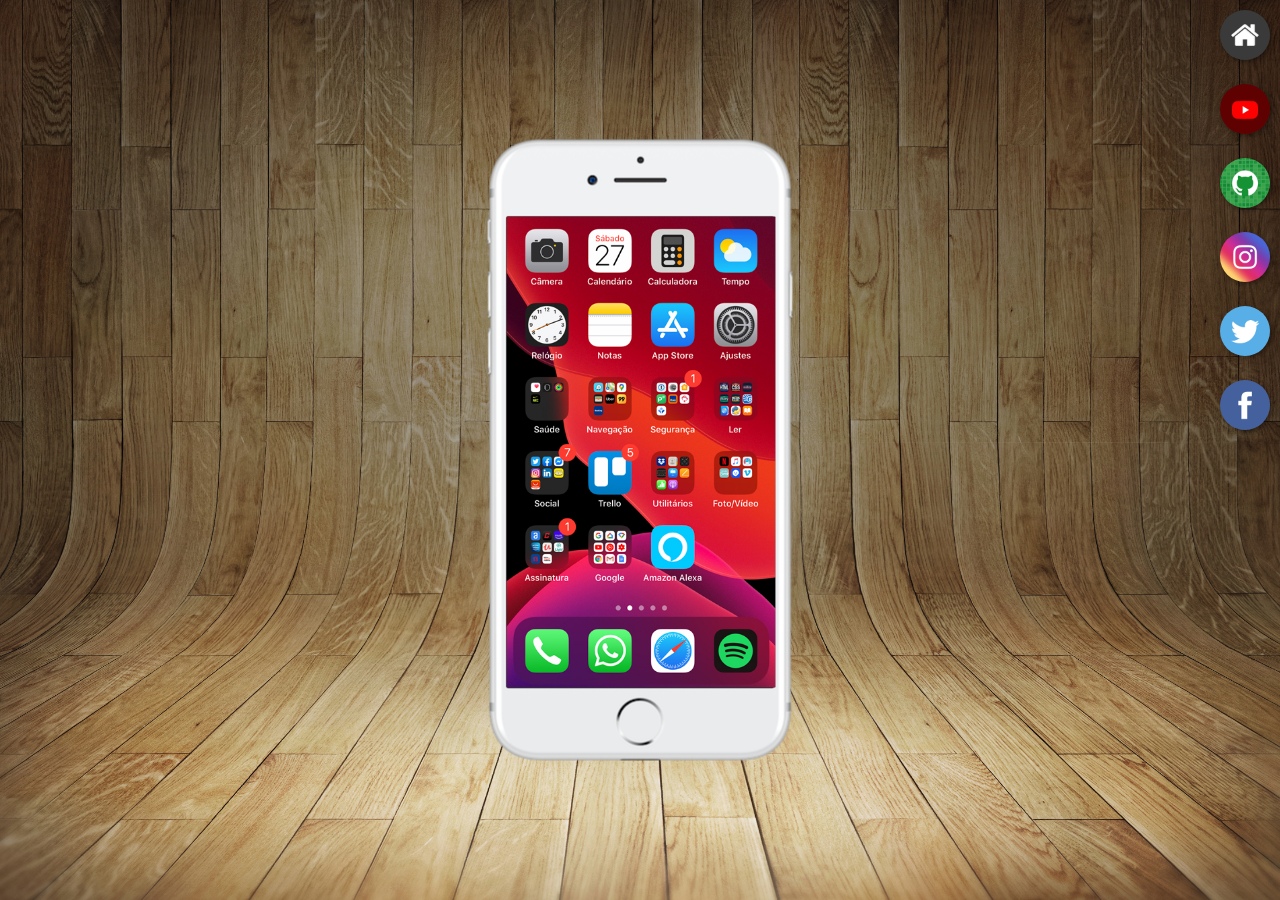
<file: index.html>
<!DOCTYPE html>
<html lang="pt-br">
<head>
    <meta charset="UTF-8">
    <meta name="viewport" content="width=device-width, initial-scale=1.0">
    <title>Projeto Redes Sociais</title>
    <link rel="stylesheet" href="estilos/style.css">
    <link rel="shortcut icon" href="favicon.ico" type="image/x-icon">
</head>
<body>
    <main>
        <section id="telefone">
          <iframe src="home.html" name="tela" id="tela" frameborder="0">
            seu navegador não é compativel com isso...
          </iframe>
        </section>
        <section id="redes-sociais">
            <a href="home.html" target="tela"><img src="imagens/logo-home.jpg" alt="home"></a><br>
            <a href="youtube.html" target="tela"><img src="imagens/logo-youtube.jpg" alt="youtube"></a><br>
            <a href="github.html" target="tela"><img src="imagens/logo-github.jpg" alt="githb"></a><br>
            <a href="instagram.html" target="tela"><img src="imagens/logo-instagram.jpg" alt="instagram"></a><br>
            <a href="#" target="tela"><img src="imagens/logo-twitter.jpg" alt="twitter"></a><br>
            <a href="#" target="tela"><img src="imagens/logo-facebook.jpg" alt=""></a>
        </section>
    </main>
</body>
</html>
</file>
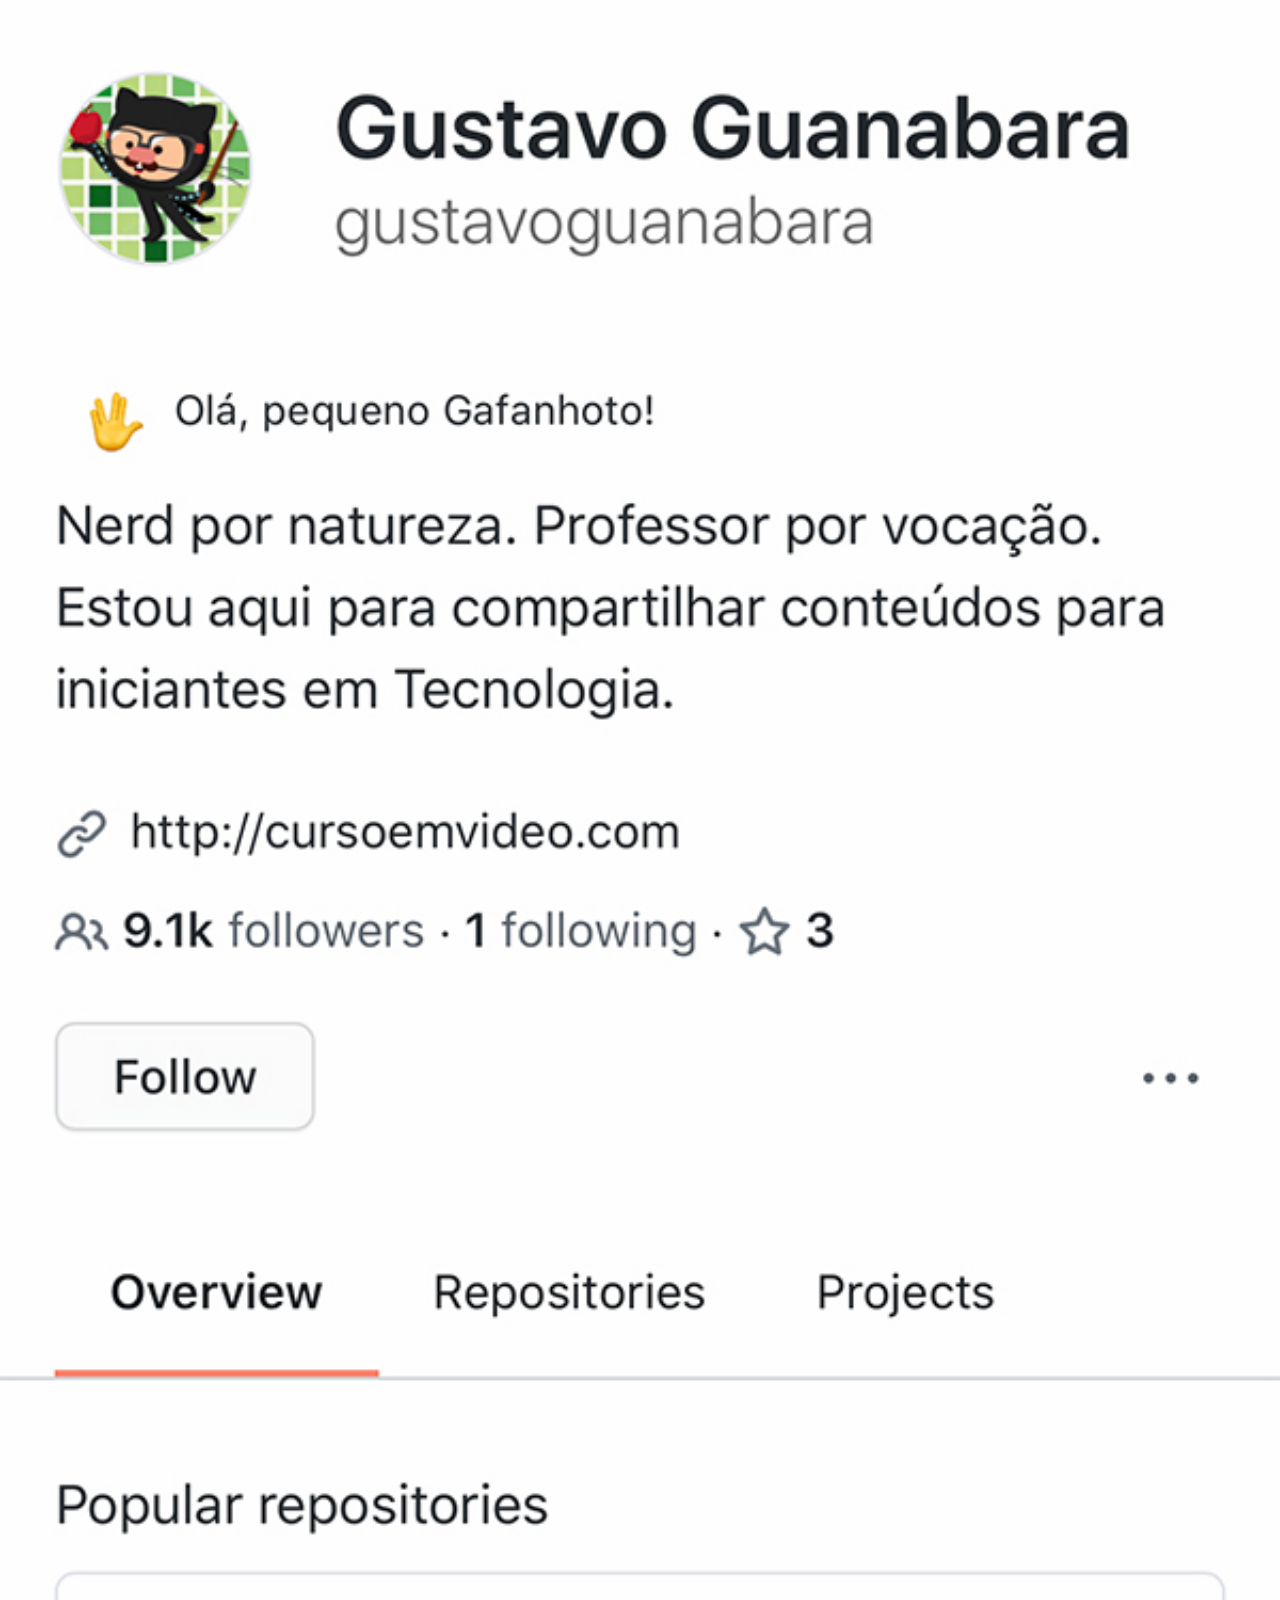
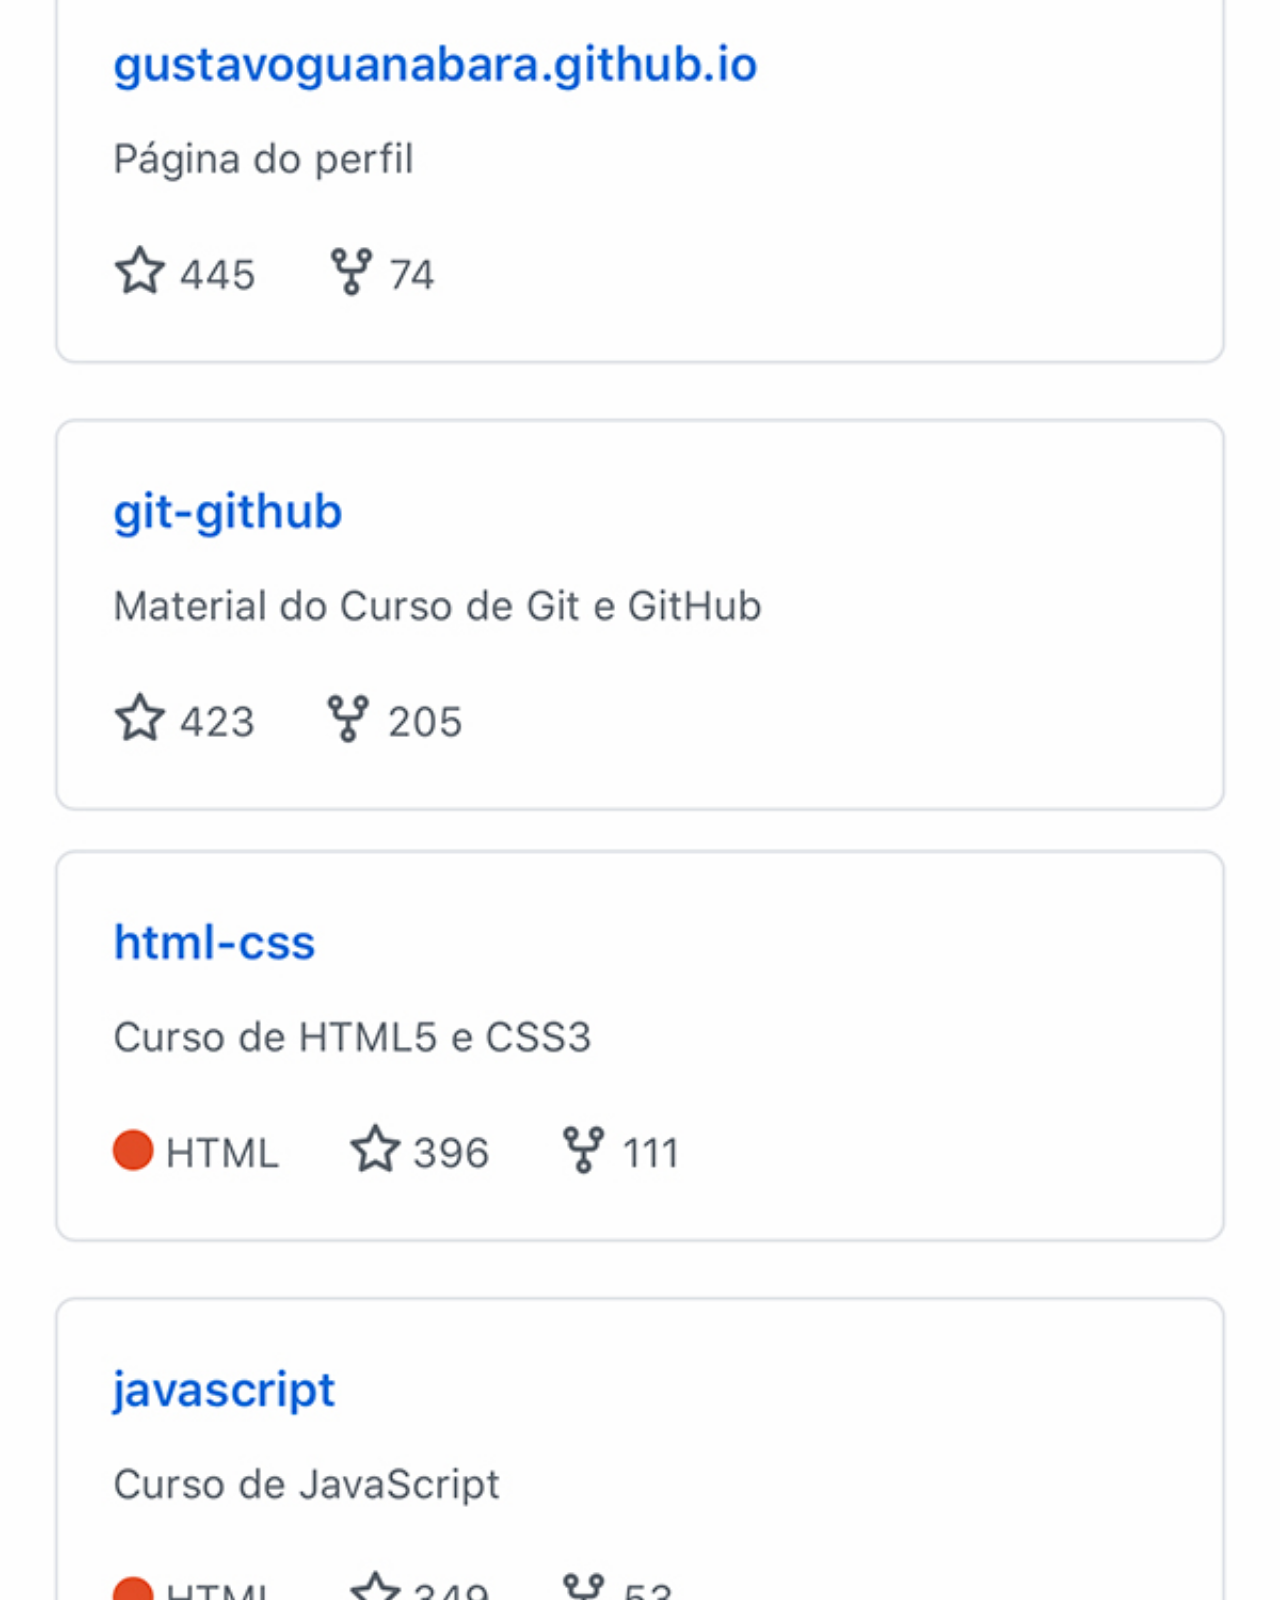
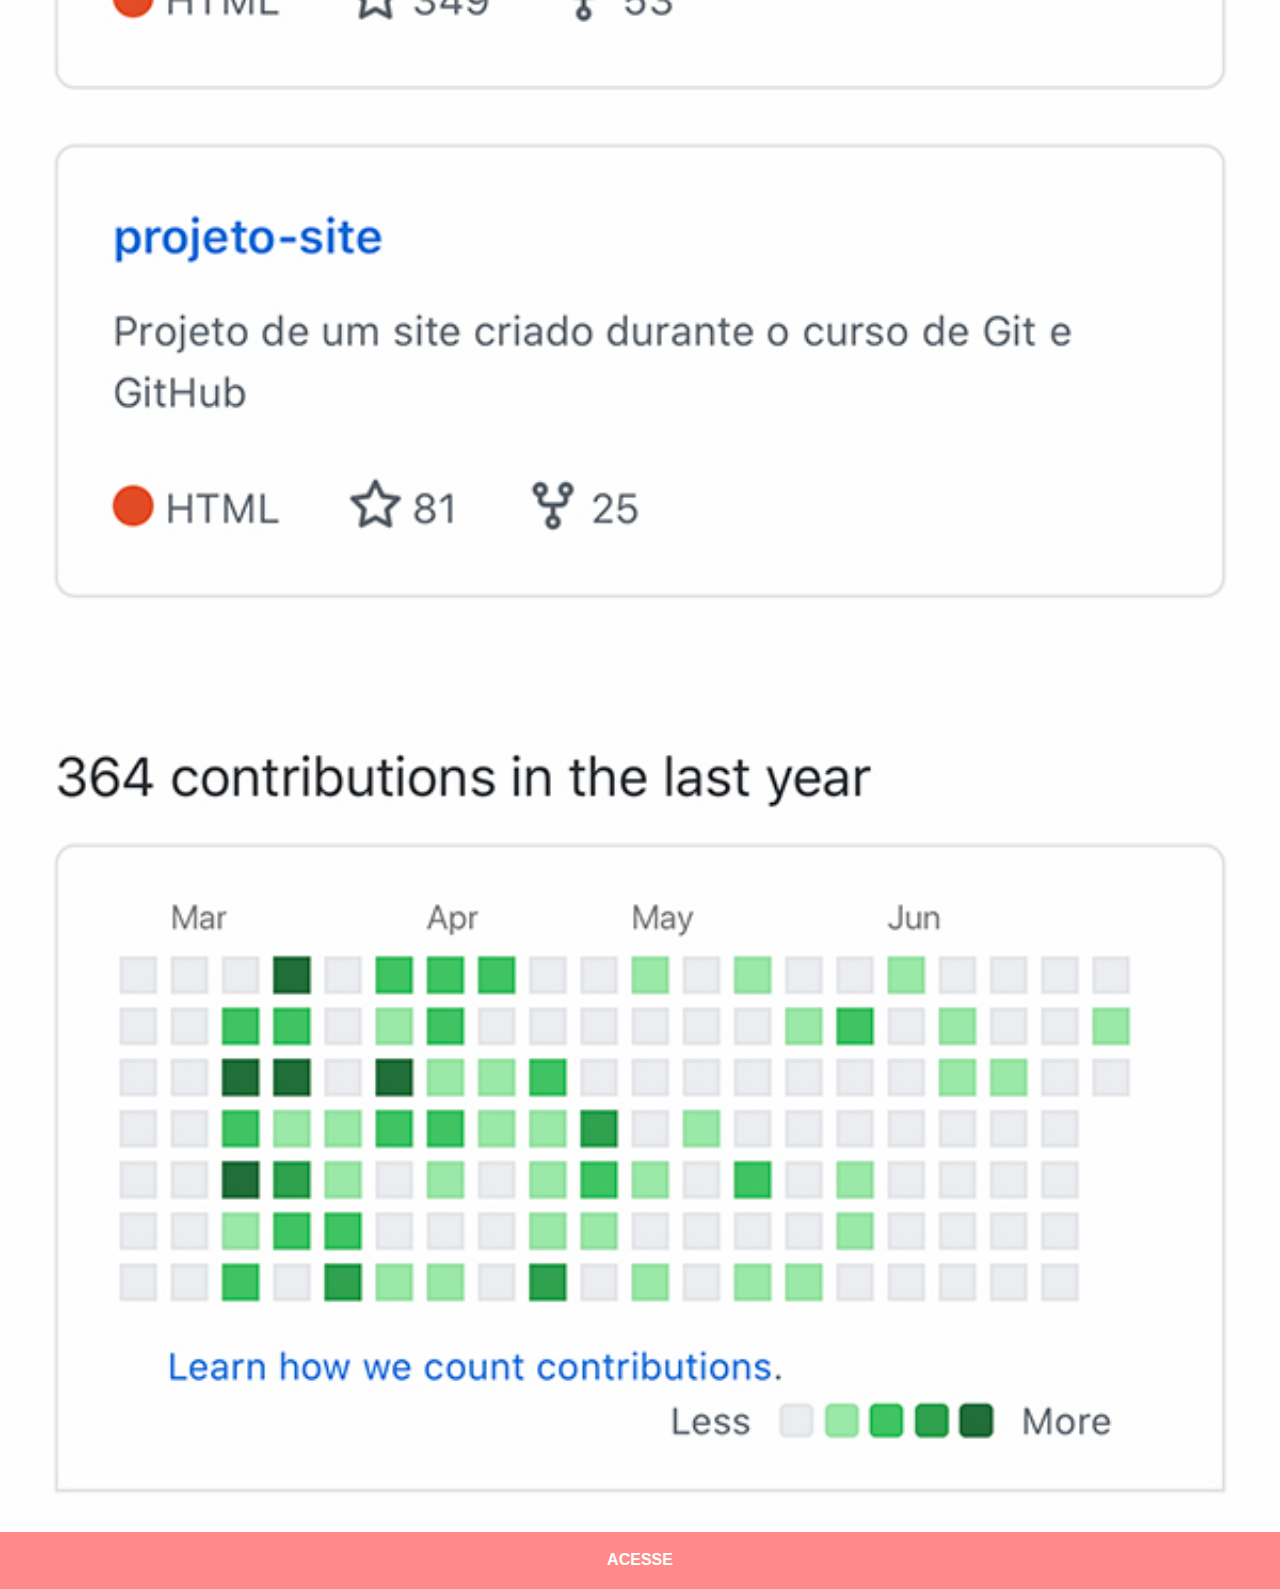
<file: github.html>
<!DOCTYPE html>
<html lang="pt-br">
<head>
    <meta charset="UTF-8">
    <meta name="viewport" content="width=device-width, initial-scale=1.0">
    <title>Github</title>
<link rel="stylesheet" href="estilos/social.css">
    
</head>
<body>
    <img src="imagens/tela-github.jpg" alt="github">
    <a href="https://gustavoguanabara.github.io/html-css/">ACESSE</a>
</body>
</html>
</file>
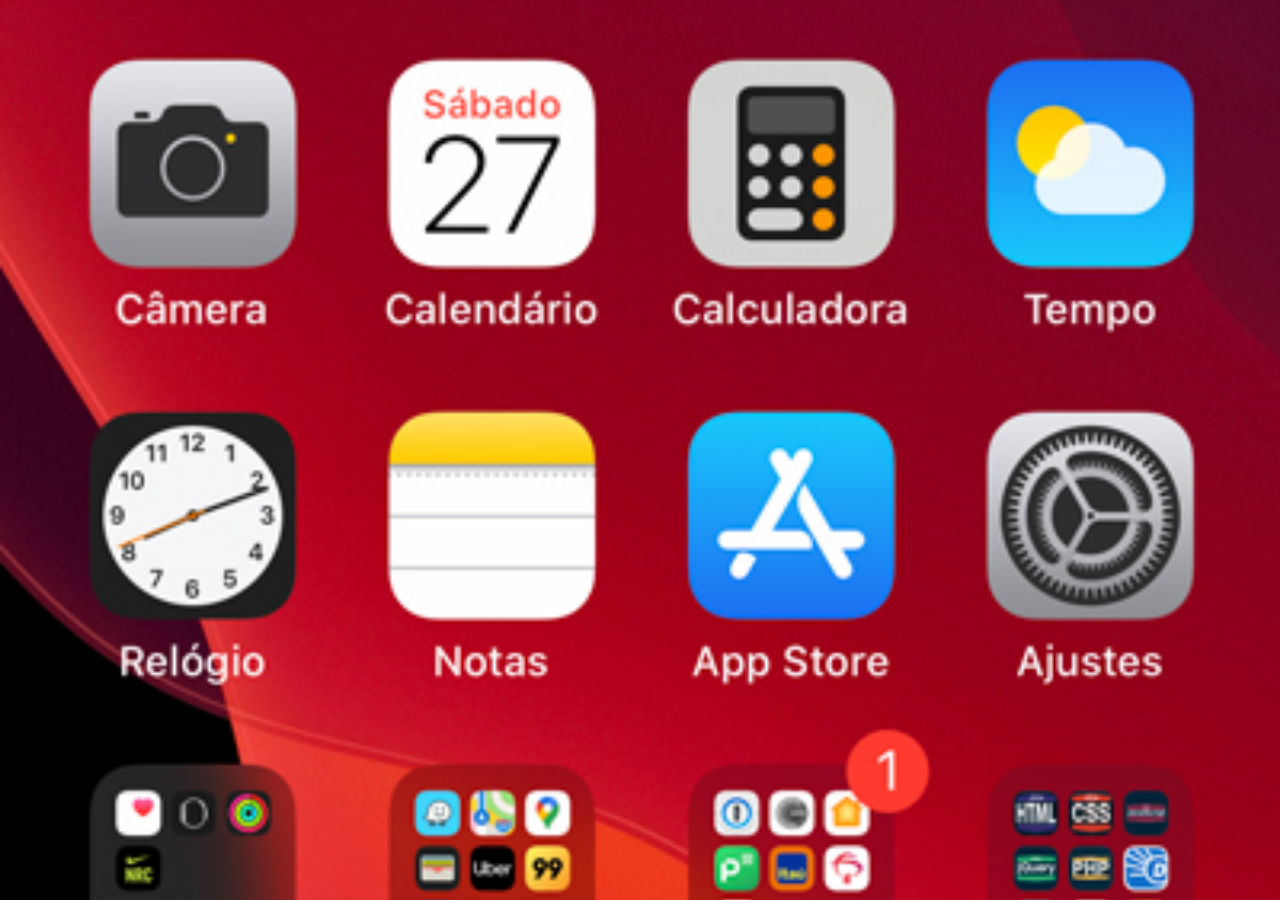
<file: home.html>
<!DOCTYPE html>
<html lang="pt-br">
<head>
    <meta charset="UTF-8">
    <meta name="viewport" content="width=device-width, initial-scale=1.0">
    <title>Home</title>
    <style>
        *{
            margin: 0px;
            padding: 0px;
        }

        body {
            width: 100vw;
            height: 100vh;
            background: #000000 url('imagens/tela-home.jpg') no-repeat top center;
            background-size: cover;
        }
    </style>
</head>
<body>
    
</body>
</html>
</file>
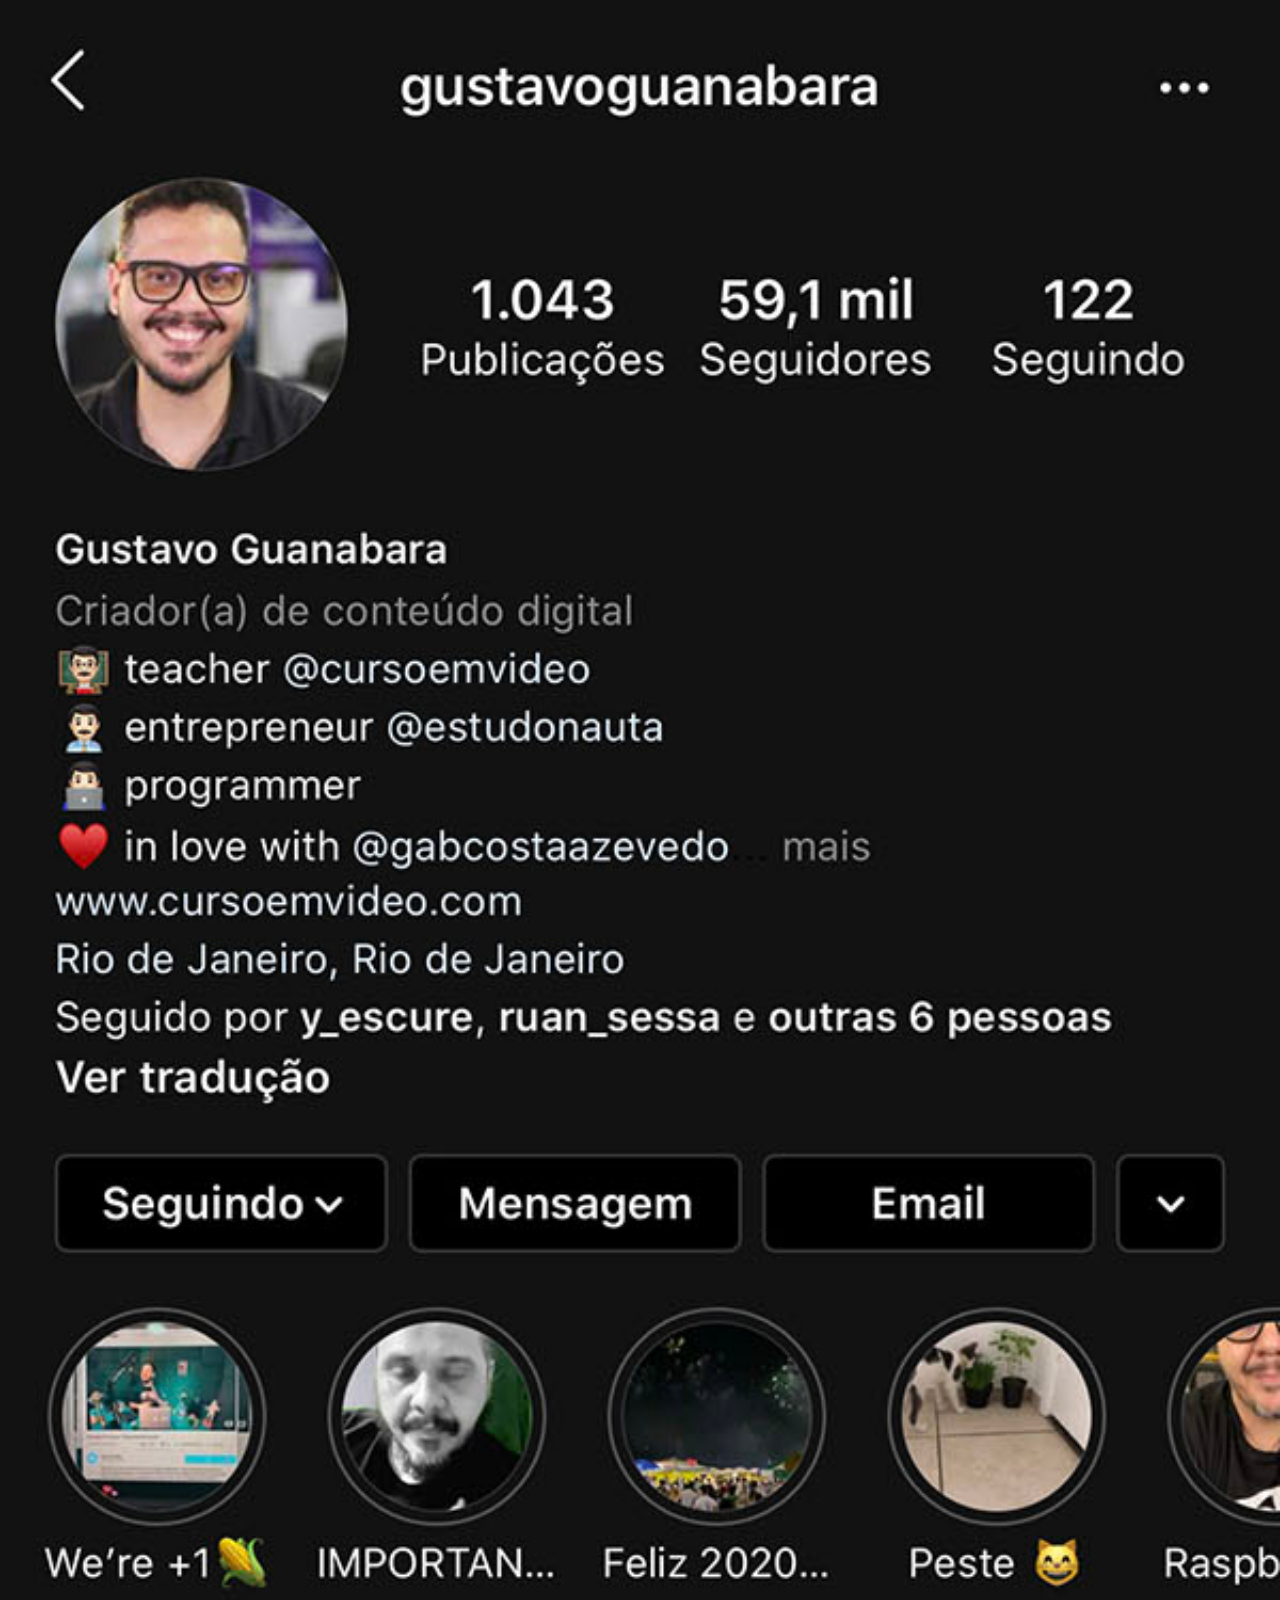
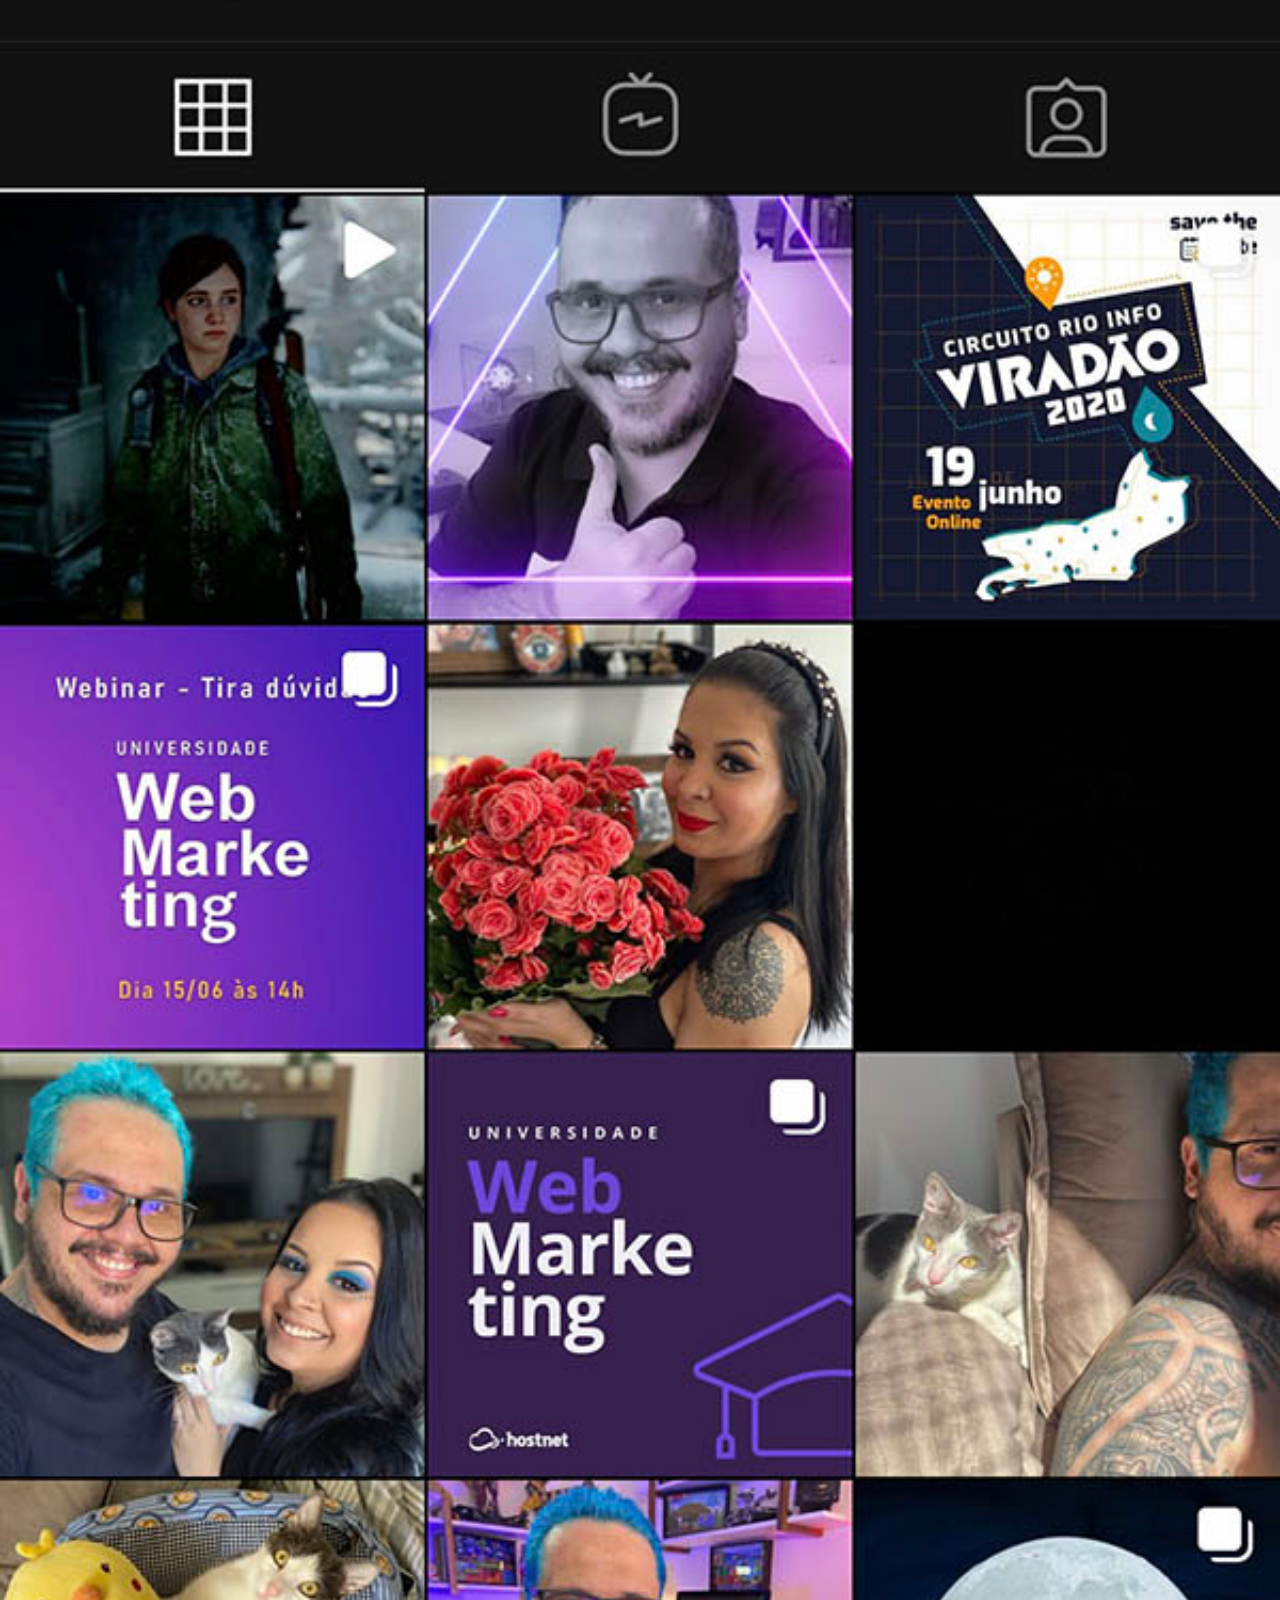
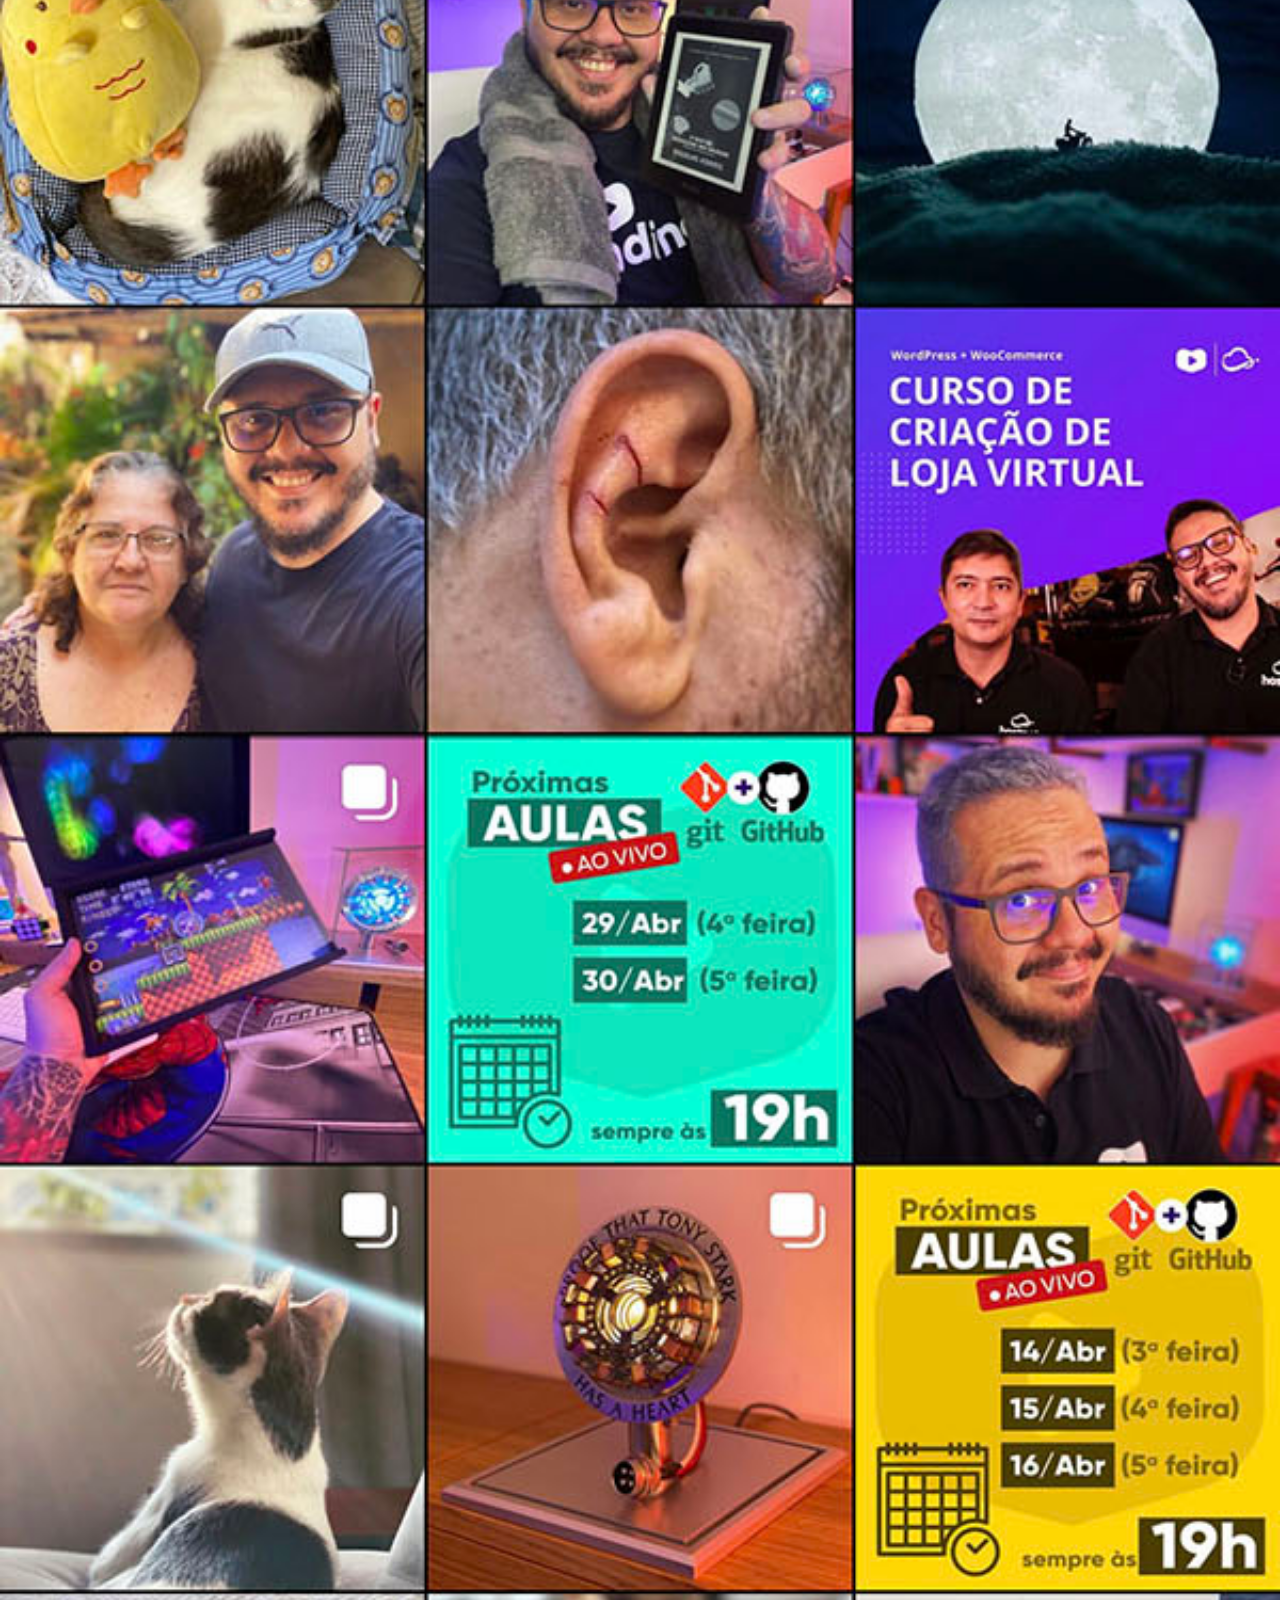
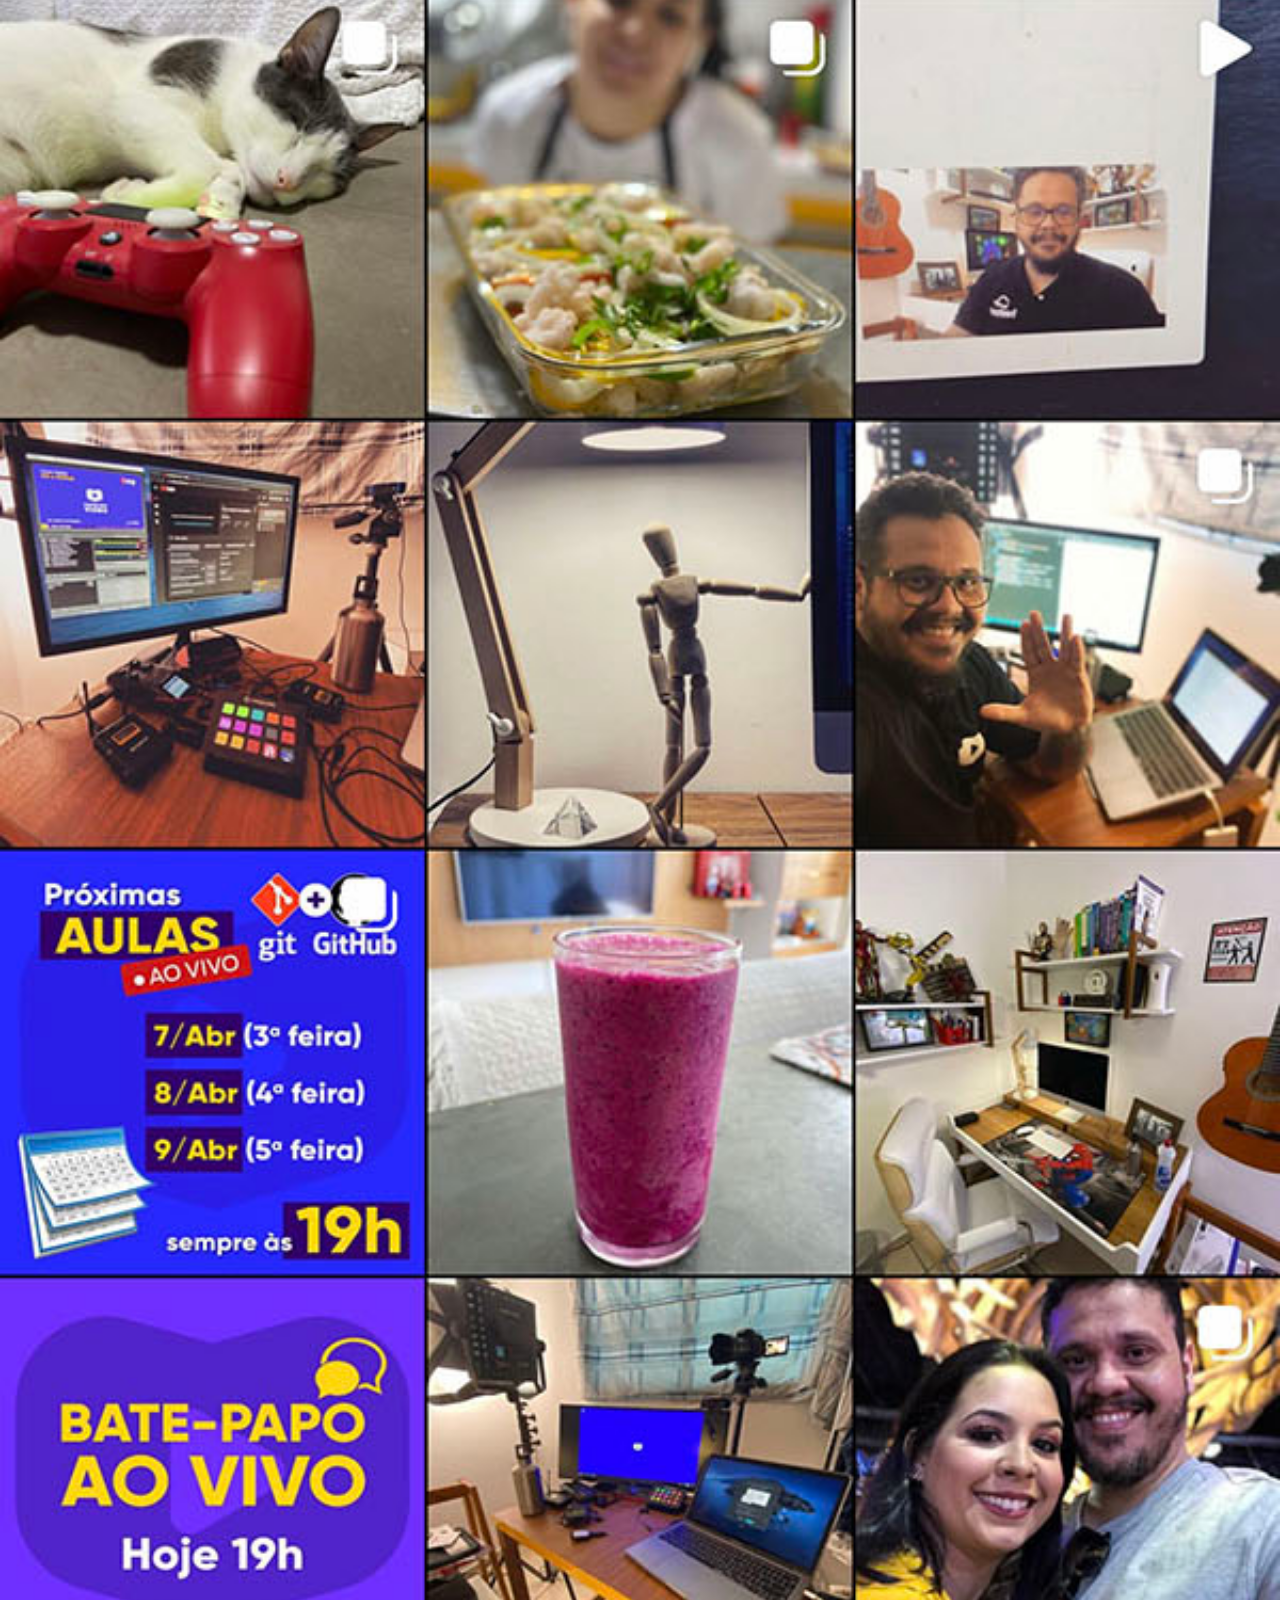
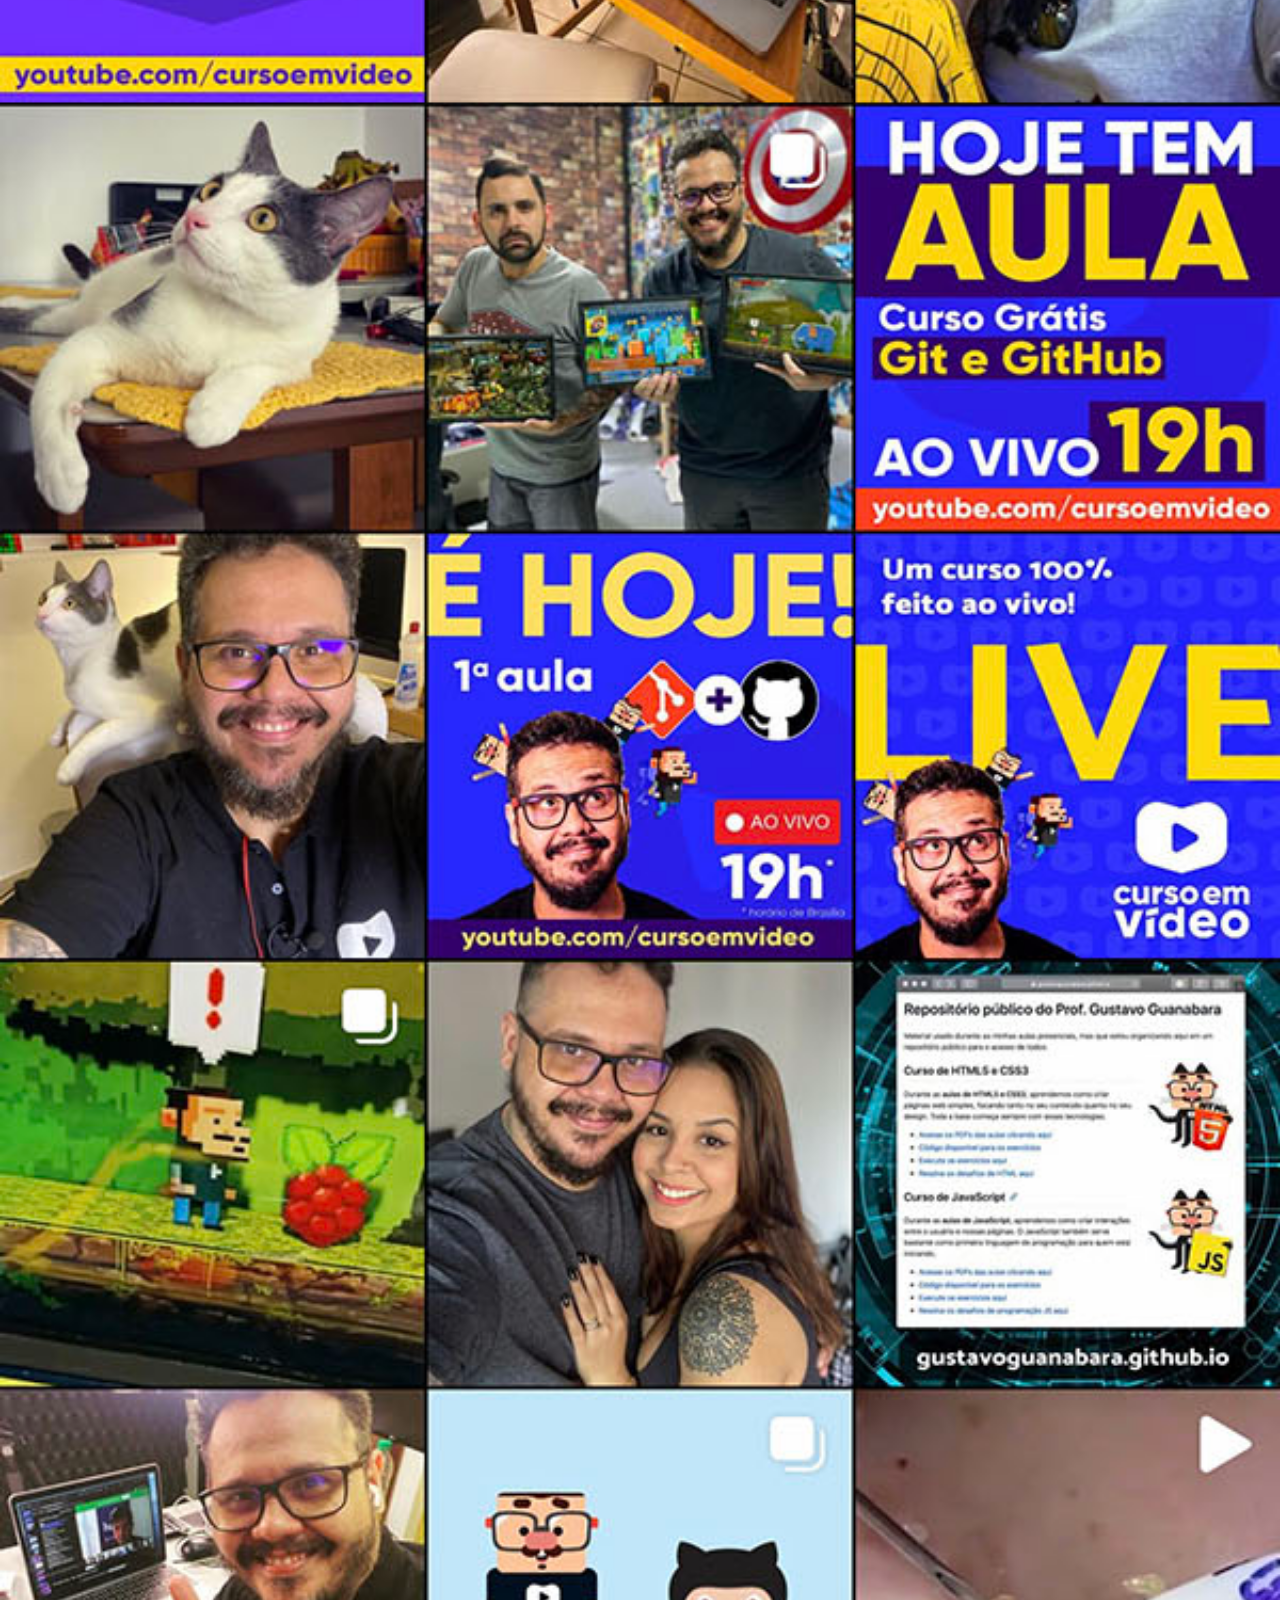
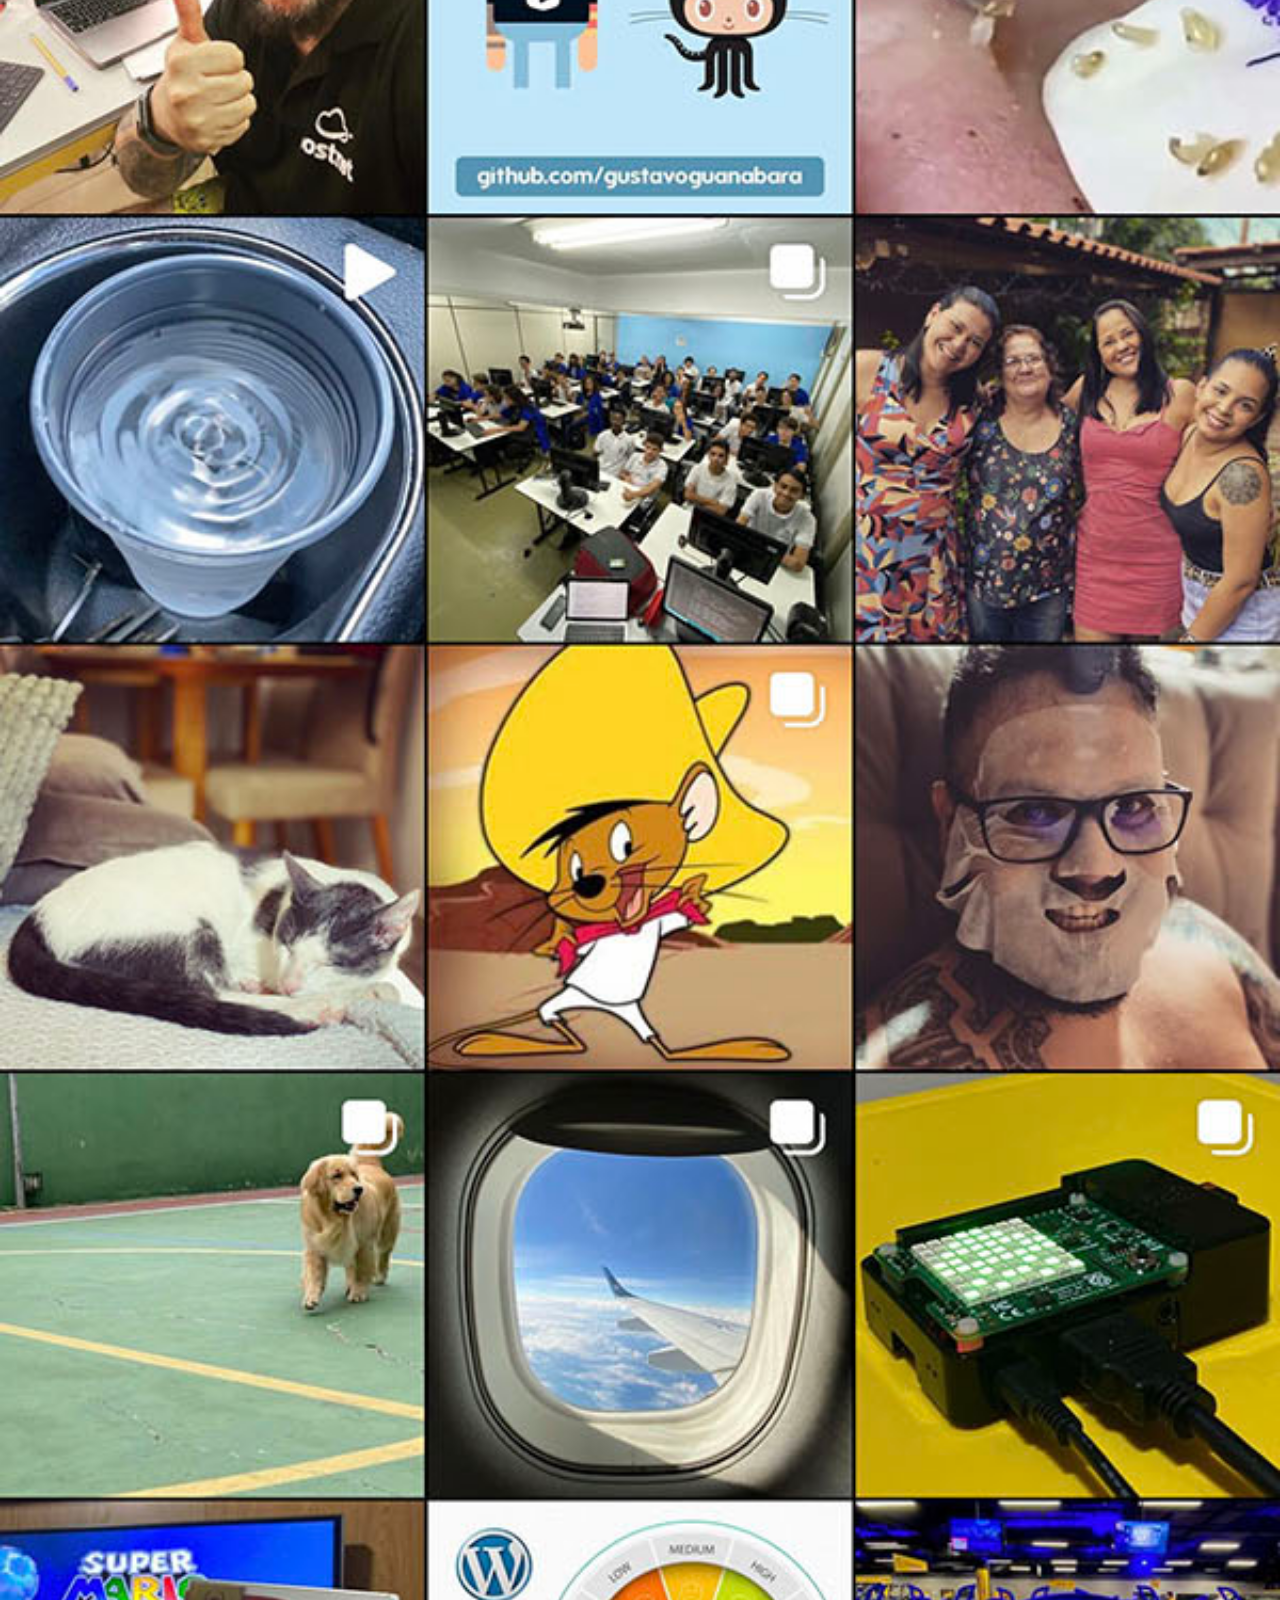
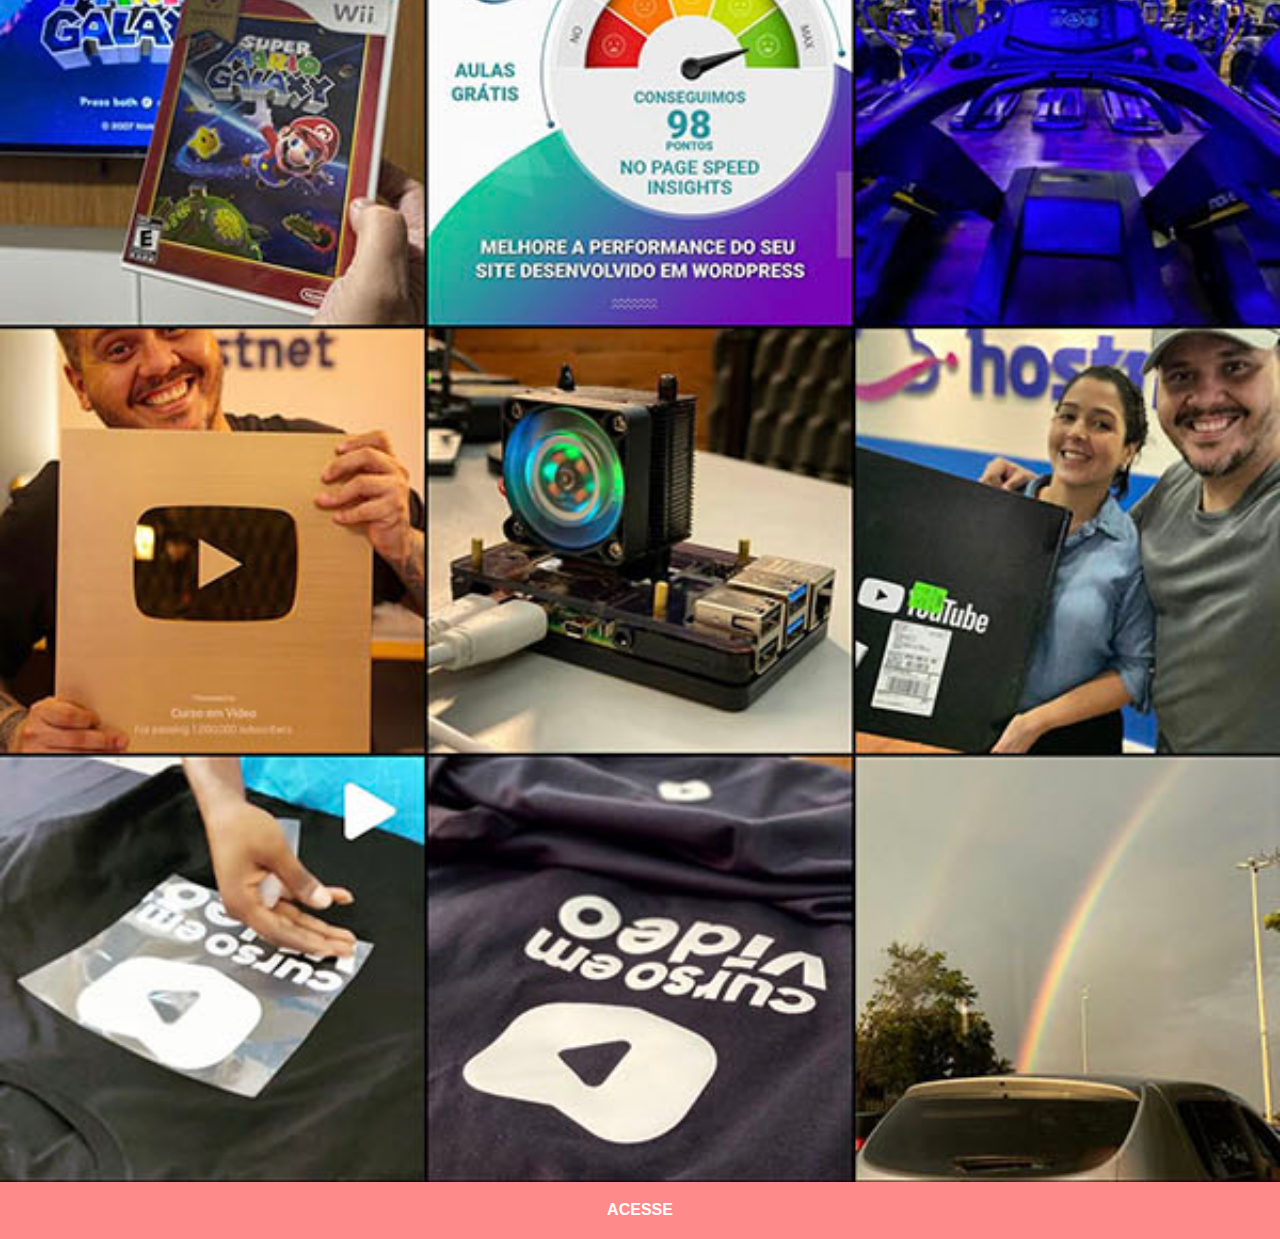
<file: instagram.html>
<!DOCTYPE html>
<html lang="pt-br">
<head>
    <meta charset="UTF-8">
    <meta name="viewport" content="width=device-width, initial-scale=1.0">
    <title>Instagram</title>
    <link rel="stylesheet" href="estilos/social.css">
</head>
<body>
    <img src="imagens/tela-instagram.jpg" alt="instagram">
    <a href="https://www.instagram.com/gustavoguanabara/">ACESSE</a>
</body>
</html>
</file>
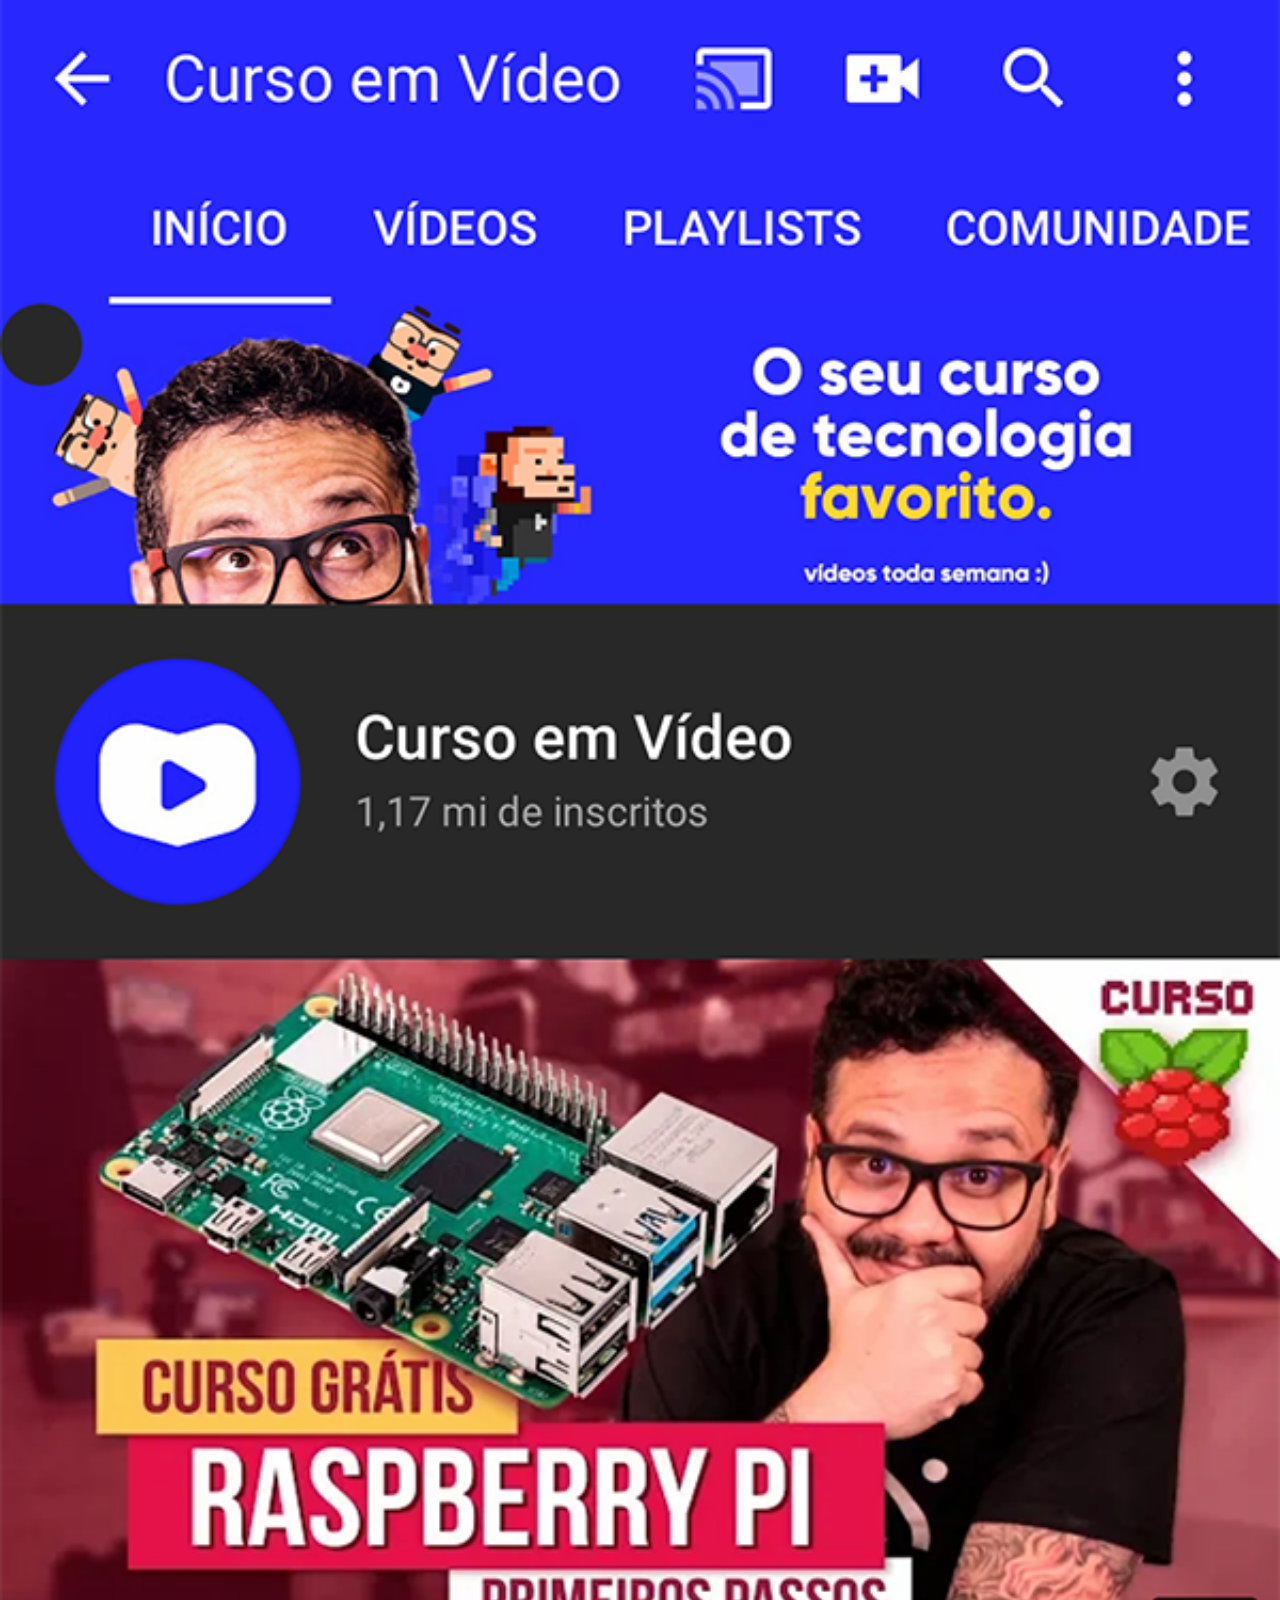
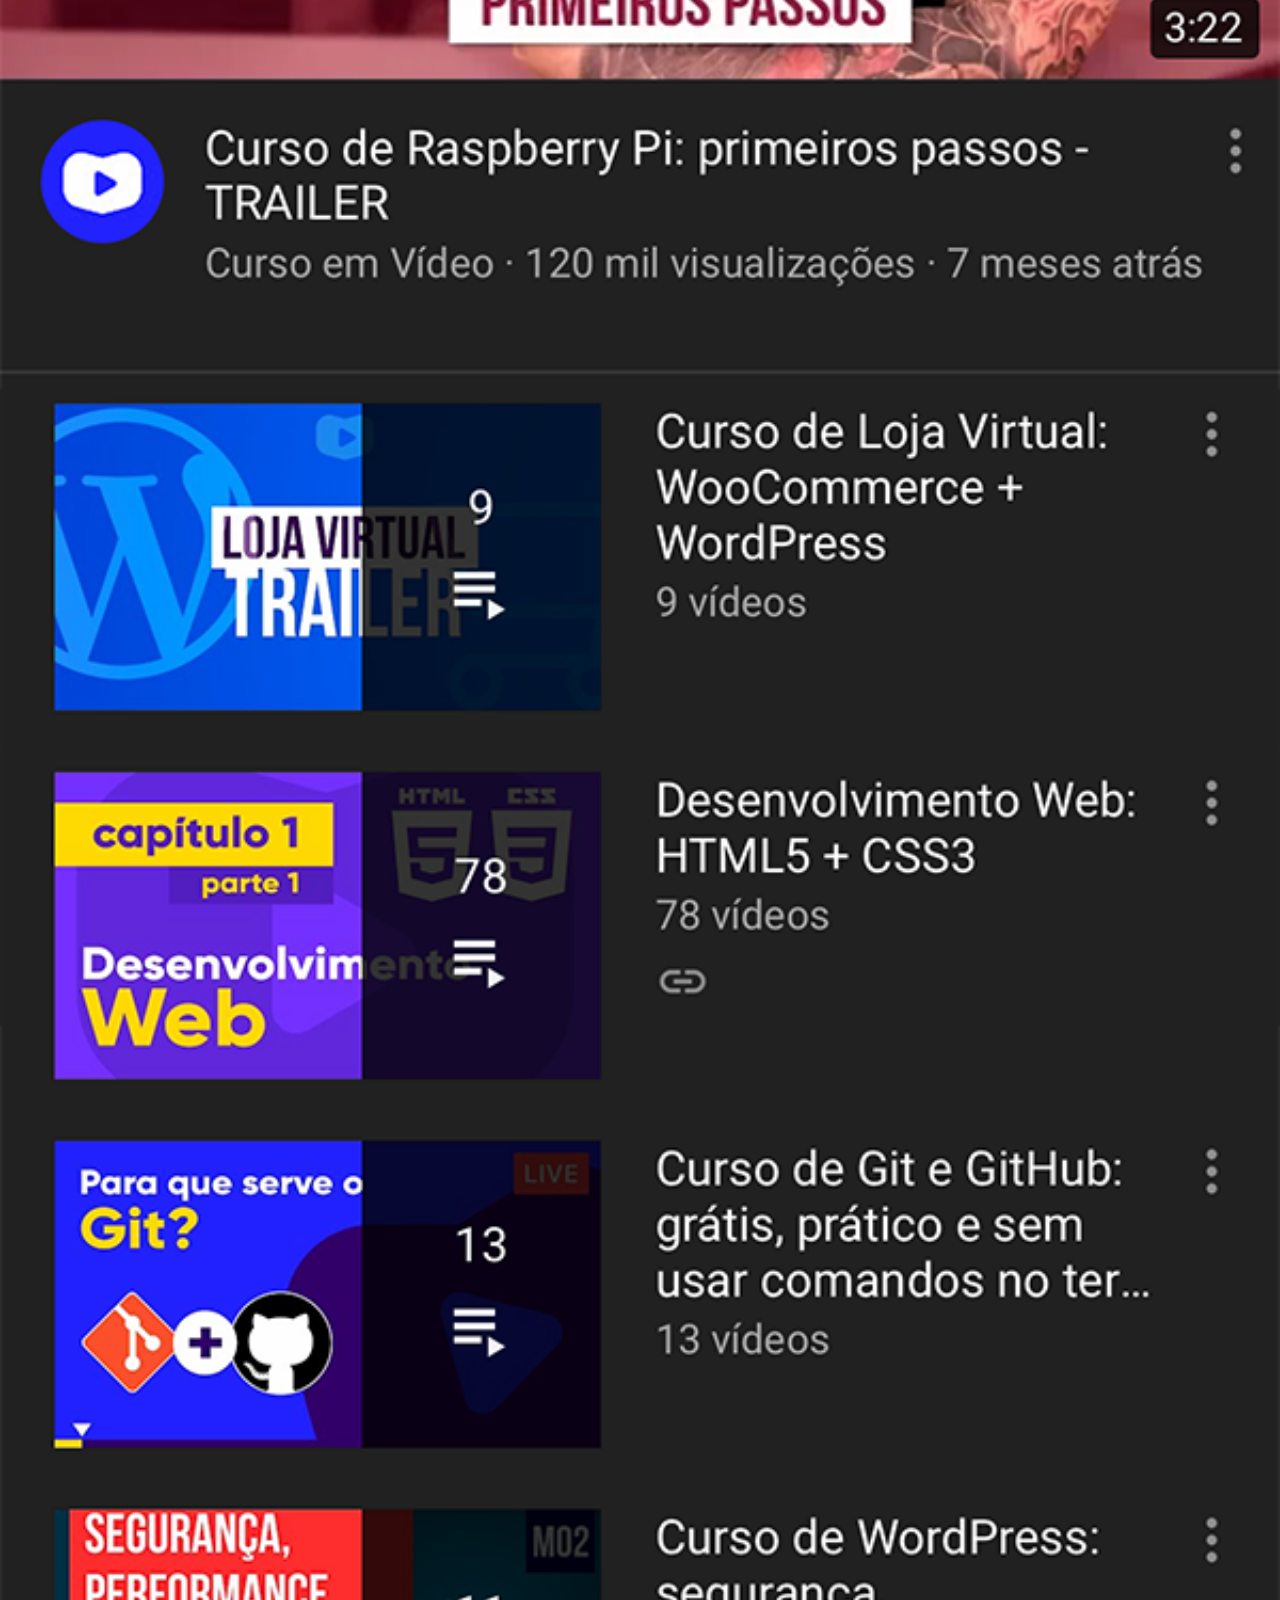
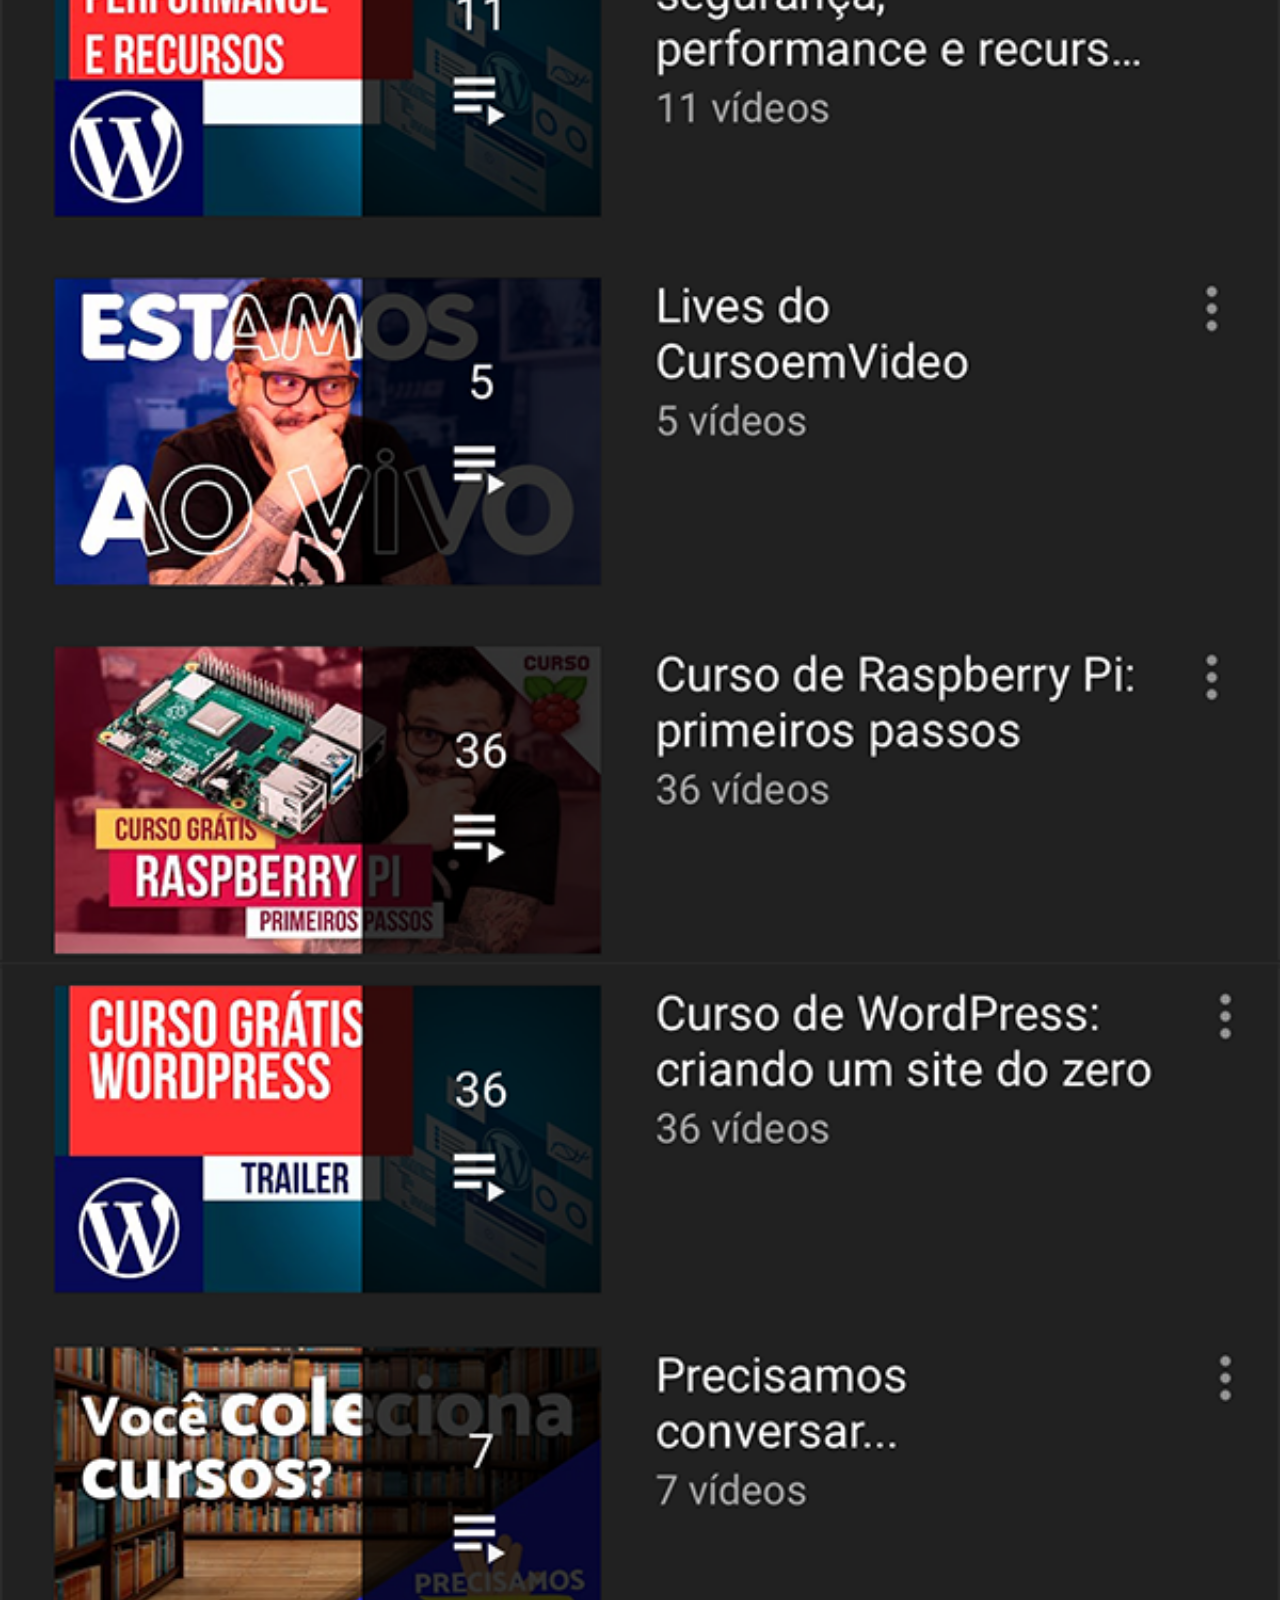
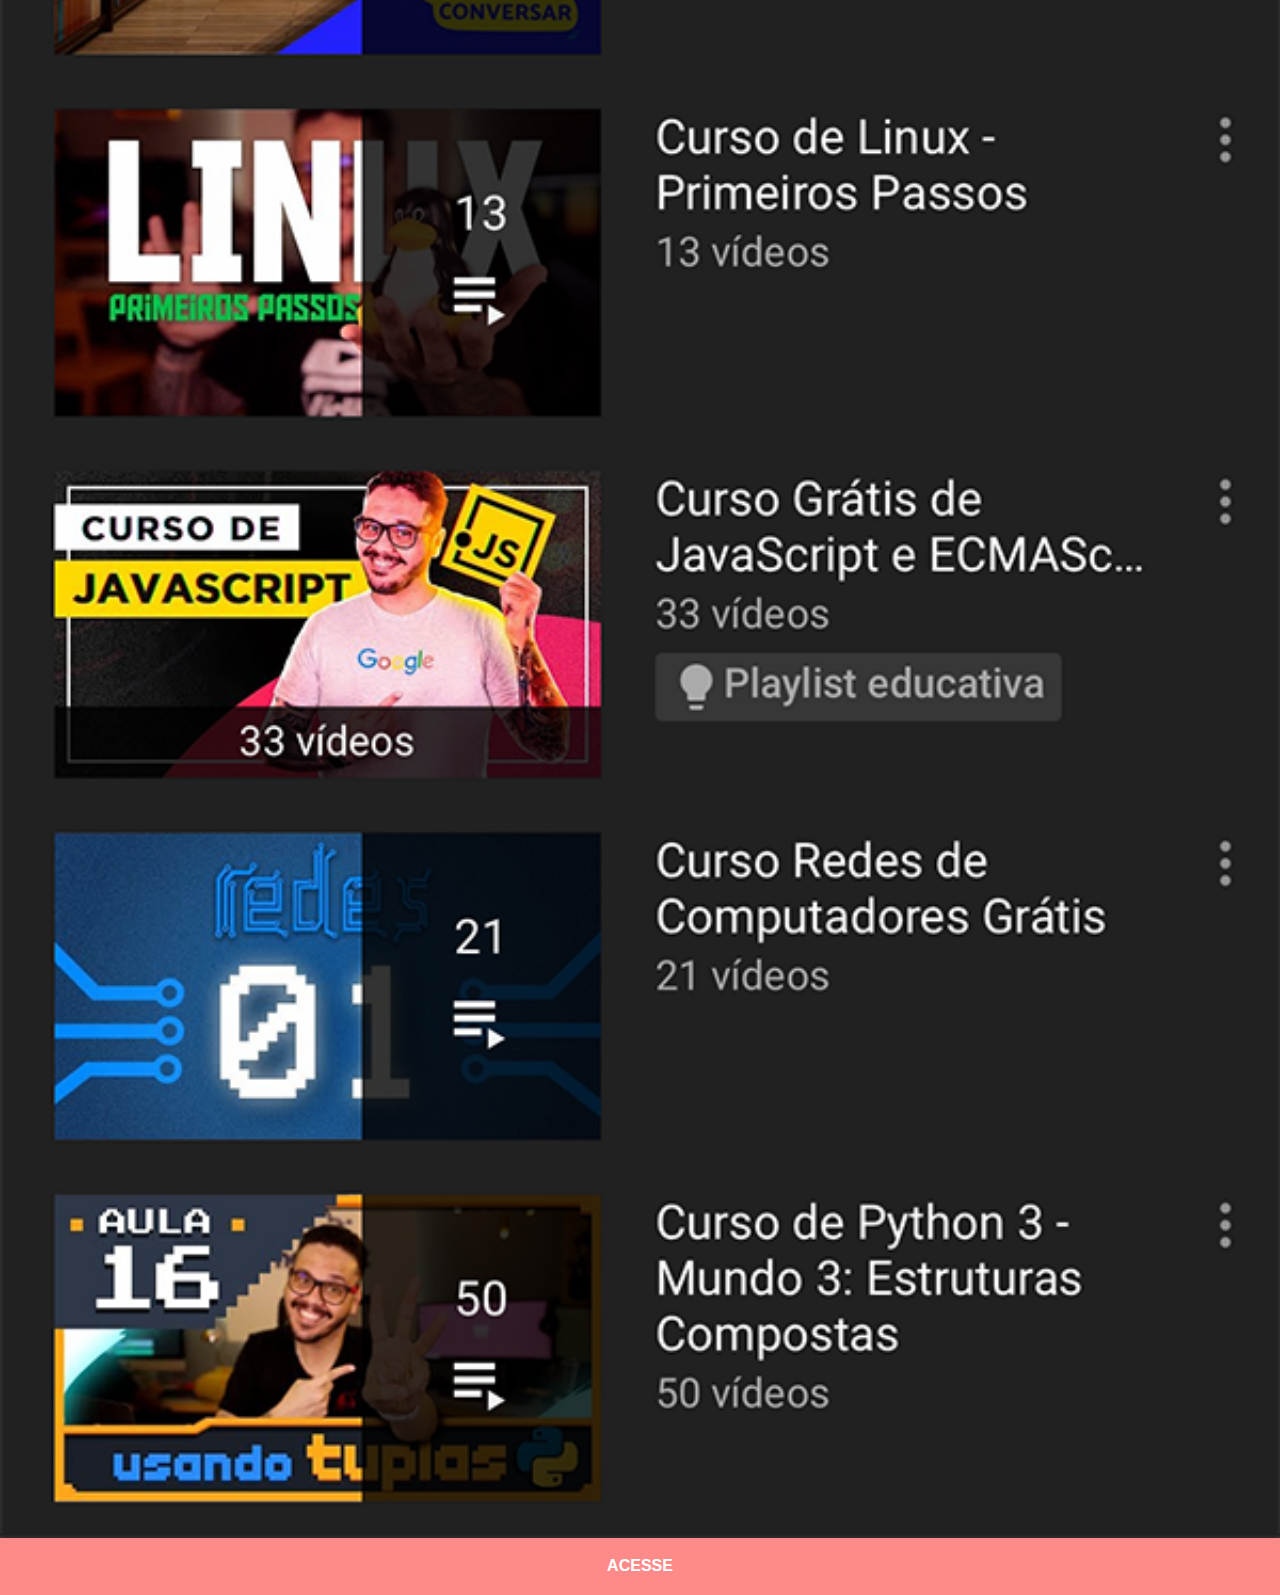
<file: youtube.html>
<!DOCTYPE html>
<html lang="en">
<head>
    <meta charset="UTF-8">
    <meta name="viewport" content="width=device-width, initial-scale=1.0">
    <title>youtube</title>
    <style>
        * {
            margin: 0px;
            padding: 0px;
            font-family: Arial, Helvetica, sans-serif;
        }

        ::-webkit-scrollbar {
            width: 0px;
            height: 0px;
        }

        img {
            width: 100vw;
            
        }

        a {
            display: block;
            background-color: #ff000075;
            color: #ffffff;
            text-align: center;
            padding: 20px;
            margin: -5px;
            font-weight: bolder;
            text-decoration: none;
        }

        a:hover {
            background-color: #ff0000;
        }
       
    </style>
</head>
<body>
    <img src="imagens/tela-youtube.png" alt="youtube">
    <a href="https://www.youtube.com/@CursoemVideo" target="_blank">ACESSE</a>
</body>
</html>
</file>
<file: estilos/style.css>
@charset "UTF-8";

* {
    margin: 0px;
    padding: 0px;
    font-family: Arial, Helvetica, sans-serif;
}

html, body {
    height: 100vh;
    width: 100vw;

    background-color: #000000;
}

body {
    background: url('../imagens/fundo-madeira.jpg') no-repeat top center;
    background-size: cover;
    background-attachment: fixed;
}

main {
    position: relative;
    height: 100vh;
}

section#telefone {
    position: absolute;
    top: 50%;
    left: 50%;
    transform: translate(-50%, -50%);


height: 627px;
width: 311px;
background-color: #0000ff;
background: url('../imagens/frame-iphone.png') no-repeat;
}

iframe#tela {
    position: relative;
    top: 80px;
    left: 22px;
    width: 269px;
    height: 471px;
}

section#redes-sociais {
    text-align: right;
}

section#redes-sociais img {
    width: 50px;
    margin: 10px;
    border-radius: 50%;
    box-shadow: 2px 2px 5px #00000067;
    box-sizing: border-box;
}

section#redes-sociais img:hover {
    border: 2px solid #ffffff79;
    transform: translate(-3px, -3px);
    box-shadow: 5px 5px 9px #0000009a;
    transition: transform 0.5s;
}
</file>
<file: estilos/social.css>
@charset "UTF-8";

* {
    margin: 0px;
    padding: 0px;
    font-family: Arial, Helvetica, sans-serif;
}

::-webkit-scrollbar {
    width: 0px;
    height: 0px;
}

img {
    width: 100vw;
    
}

a {
    display: block;
    background-color: #ff000075;
    color: #ffffff;
    text-align: center;
    padding: 20px;
    margin: -5px;
    font-weight: bolder;
    text-decoration: none;
}

a:hover {
    background-color: #ff0000;
}
</file>
